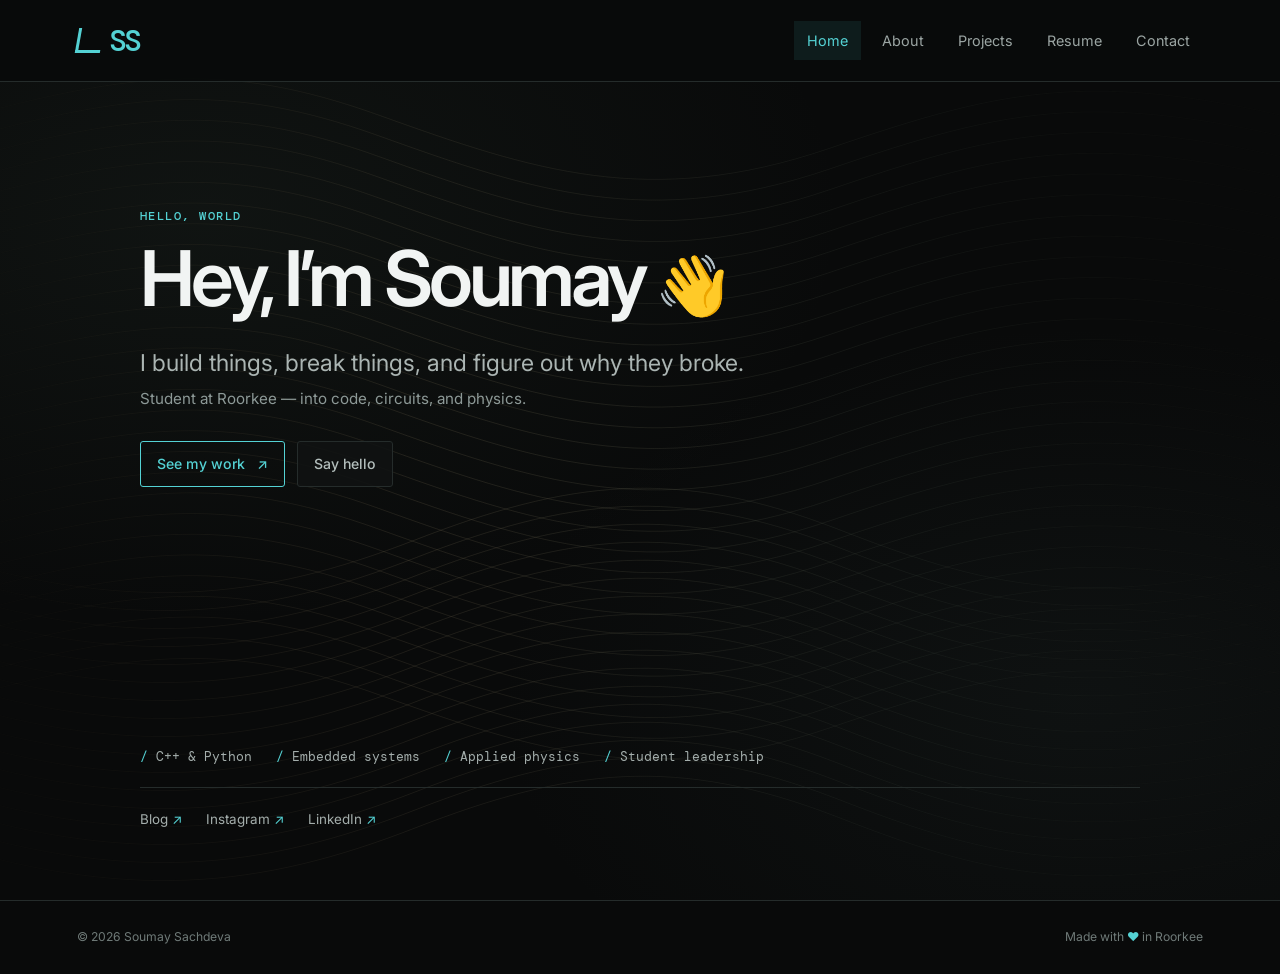
<file: index.html>
<!doctype html><html lang="en"><head><meta charset="utf-8"><meta name="viewport" content="width=device-width, initial-scale=1"><meta name="theme-color" content="#090b0b"><meta name="description" content="Soumay Sachdeva — student, builder, and curious problem solver in Roorkee."><link rel="stylesheet" href="styles.css"><title>Home | Soumay Sachdeva</title></head><body><header class="site-header"><a class="brand" href="index.html" aria-label="Soumay Sachdeva home"><span class="brand-mark">S</span><span class="brand-name">SS</span></a><button class="menu-toggle" type="button" aria-expanded="false" aria-controls="primary-nav" aria-label="Open navigation"><span></span><span></span><span></span></button><nav id="primary-nav" class="primary-nav" aria-label="Main navigation"><a href="index.html" aria-current="page">Home</a><a href="about.html">About</a><a href="projects.html">Projects</a><a href="resume.html">Resume</a><a href="contact.html">Contact</a></nav></header><main id="main-content"><section class="hero shell"><p class="eyebrow">Hello, world</p><h1>Hey, I’m Soumay <span class="wave" aria-hidden="true">👋</span></h1><p class="hero-lede">I build things, break things, and figure out why they broke.</p><p class="muted hero-note">Student at Roorkee — into code, circuits, and physics.</p><div class="actions"><a class="button button-outline" href="projects.html">See my work <span aria-hidden="true">↗</span></a><a class="button button-quiet" href="contact.html">Say hello</a></div><div class="interest-strip"><span>C++ &amp; Python</span><span>Embedded systems</span><span>Applied physics</span><span>Student leadership</span></div><div class="social-row"><a href="https://docs.google.com/document/d/1Zh6ubSarTtPDFe5QvNOrOk6_zBV5wI6hXpxSqjLAaVE/edit?usp=sharing" target="_blank" rel="noopener noreferrer">Blog <span aria-hidden="true">↗</span></a><a href="https://www.instagram.com/soumaysachdeva" target="_blank" rel="noopener noreferrer">Instagram <span aria-hidden="true">↗</span></a><a href="https://www.linkedin.com/in/soumay-sachdeva-72124624a" target="_blank" rel="noopener noreferrer">LinkedIn <span aria-hidden="true">↗</span></a></div></section></main><footer class="site-footer"><span>© 2026 Soumay Sachdeva</span><span>Made with <span class="heart" aria-label="love">♥</span> in Roorkee</span></footer><script src="script.js" defer></script></body></html>
</file>
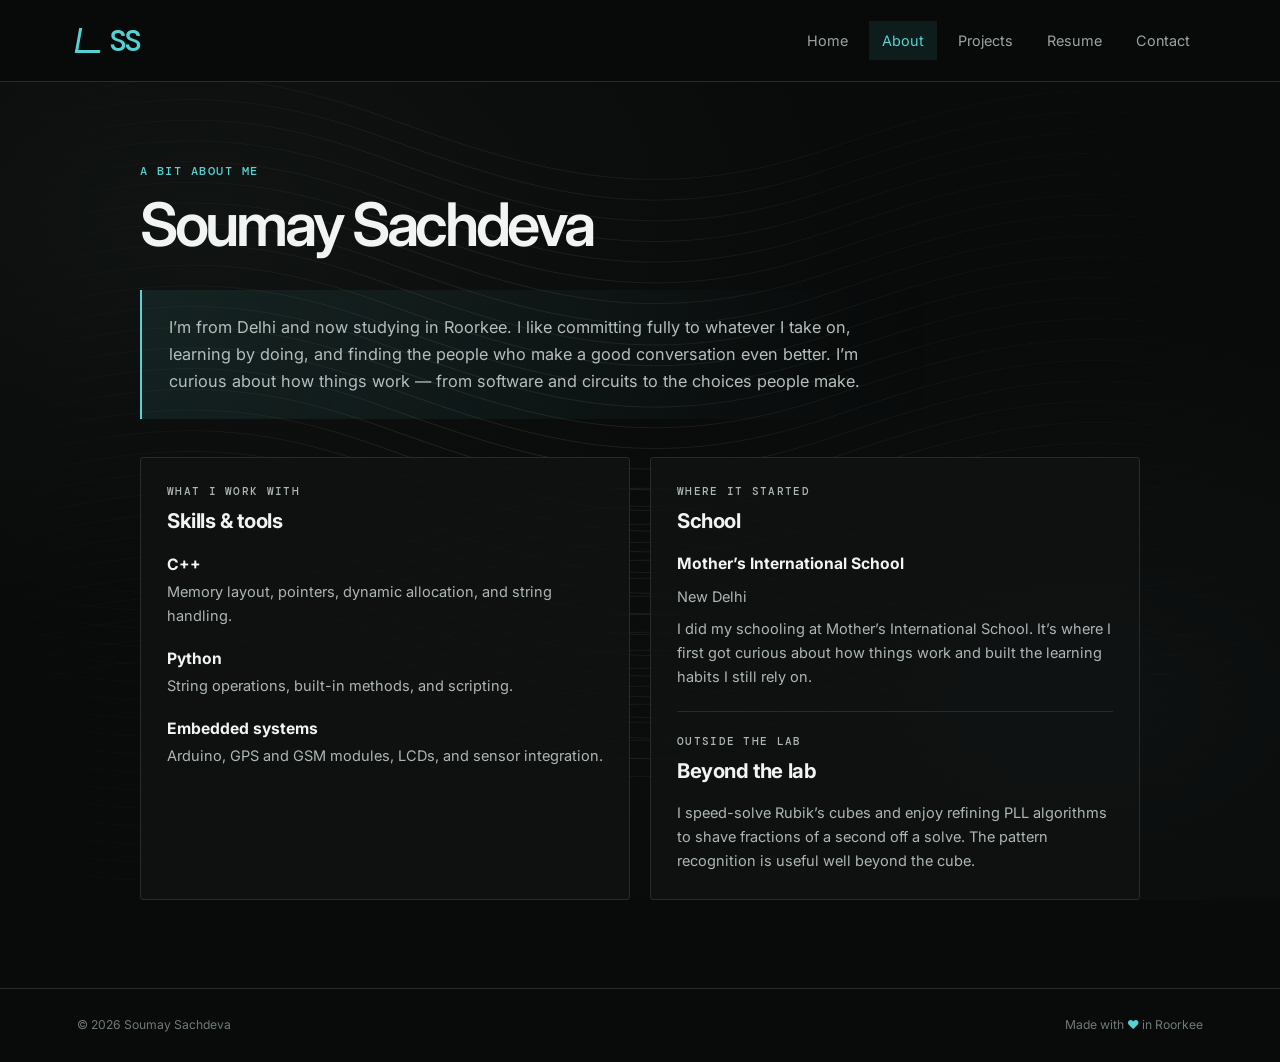
<file: about.html>
<!doctype html><html lang="en"><head><meta charset="utf-8"><meta name="viewport" content="width=device-width, initial-scale=1"><meta name="theme-color" content="#090b0b"><meta name="description" content="Soumay Sachdeva — student, builder, and curious problem solver in Roorkee."><link rel="stylesheet" href="styles.css"><title>About | Soumay Sachdeva</title></head><body><header class="site-header"><a class="brand" href="index.html" aria-label="Soumay Sachdeva home"><span class="brand-mark">S</span><span class="brand-name">SS</span></a><button class="menu-toggle" type="button" aria-expanded="false" aria-controls="primary-nav" aria-label="Open navigation"><span></span><span></span><span></span></button><nav id="primary-nav" class="primary-nav" aria-label="Main navigation"><a href="index.html">Home</a><a href="about.html" aria-current="page">About</a><a href="projects.html">Projects</a><a href="resume.html">Resume</a><a href="contact.html">Contact</a></nav></header><main id="main-content"><section class="shell page"><p class="eyebrow">A bit about me</p><h1>Soumay Sachdeva</h1><div class="intro-panel"><p>I’m from Delhi and now studying in Roorkee. I like committing fully to whatever I take on, learning by doing, and finding the people who make a good conversation even better. I’m curious about how things work — from software and circuits to the choices people make.</p></div><div class="card-grid"><article class="panel"><p class="eyebrow">What I work with</p><h2>Skills &amp; tools</h2><div class="skill"><h3>C++</h3><p>Memory layout, pointers, dynamic allocation, and string handling.</p></div><div class="skill"><h3>Python</h3><p>String operations, built-in methods, and scripting.</p></div><div class="skill"><h3>Embedded systems</h3><p>Arduino, GPS and GSM modules, LCDs, and sensor integration.</p></div></article><article class="panel"><p class="eyebrow">Where it started</p><h2>School</h2><h3>Mother’s International School</h3><p class="muted">New Delhi</p><p>I did my schooling at Mother’s International School. It’s where I first got curious about how things work and built the learning habits I still rely on.</p><div class="divider"></div><p class="eyebrow">Outside the lab</p><h2>Beyond the lab</h2><p>I speed-solve Rubik’s cubes and enjoy refining PLL algorithms to shave fractions of a second off a solve. The pattern recognition is useful well beyond the cube.</p></article></div></section></main><footer class="site-footer"><span>© 2026 Soumay Sachdeva</span><span>Made with <span class="heart" aria-label="love">♥</span> in Roorkee</span></footer><script src="script.js" defer></script></body></html>
</file>
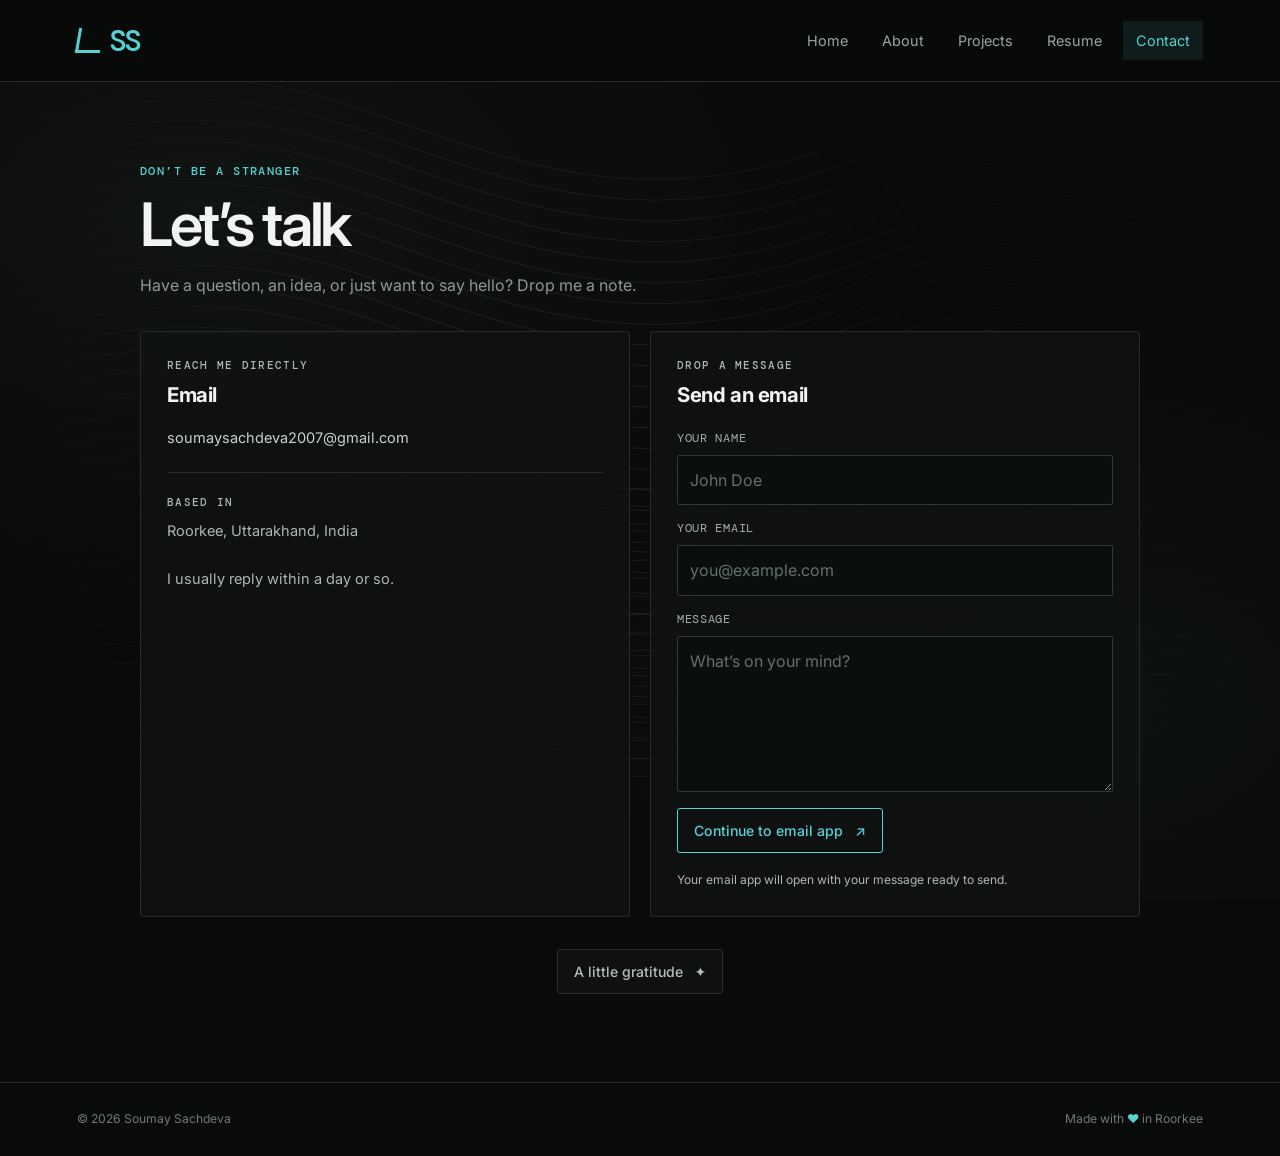
<file: contact.html>
<!doctype html><html lang="en"><head><meta charset="utf-8"><meta name="viewport" content="width=device-width, initial-scale=1"><meta name="theme-color" content="#090b0b"><meta name="description" content="Soumay Sachdeva — student, builder, and curious problem solver in Roorkee."><link rel="stylesheet" href="styles.css"><title>Contact | Soumay Sachdeva</title></head><body><header class="site-header"><a class="brand" href="index.html" aria-label="Soumay Sachdeva home"><span class="brand-mark">S</span><span class="brand-name">SS</span></a><button class="menu-toggle" type="button" aria-expanded="false" aria-controls="primary-nav" aria-label="Open navigation"><span></span><span></span><span></span></button><nav id="primary-nav" class="primary-nav" aria-label="Main navigation"><a href="index.html">Home</a><a href="about.html">About</a><a href="projects.html">Projects</a><a href="resume.html">Resume</a><a href="contact.html" aria-current="page">Contact</a></nav></header><main id="main-content"><section class="shell page"><p class="eyebrow">Don’t be a stranger</p><h1>Let’s talk</h1><p class="muted page-intro">Have a question, an idea, or just want to say hello? Drop me a note.</p><div class="card-grid contact-grid"><section class="panel"><p class="eyebrow">Reach me directly</p><h2>Email</h2><a class="email-link" href="mailto:soumaysachdeva2007@gmail.com">soumaysachdeva2007@gmail.com</a><div class="divider"></div><p class="eyebrow">Based in</p><p>Roorkee, Uttarakhand, India</p><p class="muted small-gap">I usually reply within a day or so.</p></section><section class="panel"><p class="eyebrow">Drop a message</p><h2>Send an email</h2><form class="contact-form" id="contactForm"><label for="name">Your name</label><input id="name" name="name" autocomplete="name" placeholder="John Doe" required><label for="email">Your email</label><input id="email" name="email" type="email" autocomplete="email" placeholder="you@example.com" required><label for="message">Message</label><textarea id="message" name="message" rows="5" placeholder="What’s on your mind?" required></textarea><button class="button button-outline" type="submit">Continue to email app <span aria-hidden="true">↗</span></button><p class="form-note" id="formNote" aria-live="polite">Your email app will open with your message ready to send.</p></form></section></div><div class="thanks-area"><button id="openThanksBtn" class="button button-quiet" type="button">A little gratitude <span aria-hidden="true">✦</span></button></div><dialog class="thanks-dialog" id="thanksModal" aria-labelledby="thanksTitle"><button class="dialog-close" type="button" aria-label="Close">×</button><p class="eyebrow">With gratitude</p><h2 id="thanksTitle">Special thanks</h2><p class="muted">This domain wouldn’t exist without these people. They believed in this before it was anything. Thank you.</p><ul class="thanks-list"><li>Arpit Kumar</li><li>Sameer Kumar Pandey</li><li>Hardik Joshi</li><li>Harshit Mungia</li><li>Harshit Saxena</li></ul><p class="muted">For funding the domain — it means a lot.</p></dialog></section></main><footer class="site-footer"><span>© 2026 Soumay Sachdeva</span><span>Made with <span class="heart" aria-label="love">♥</span> in Roorkee</span></footer><script src="script.js" defer></script></body></html>
</file>
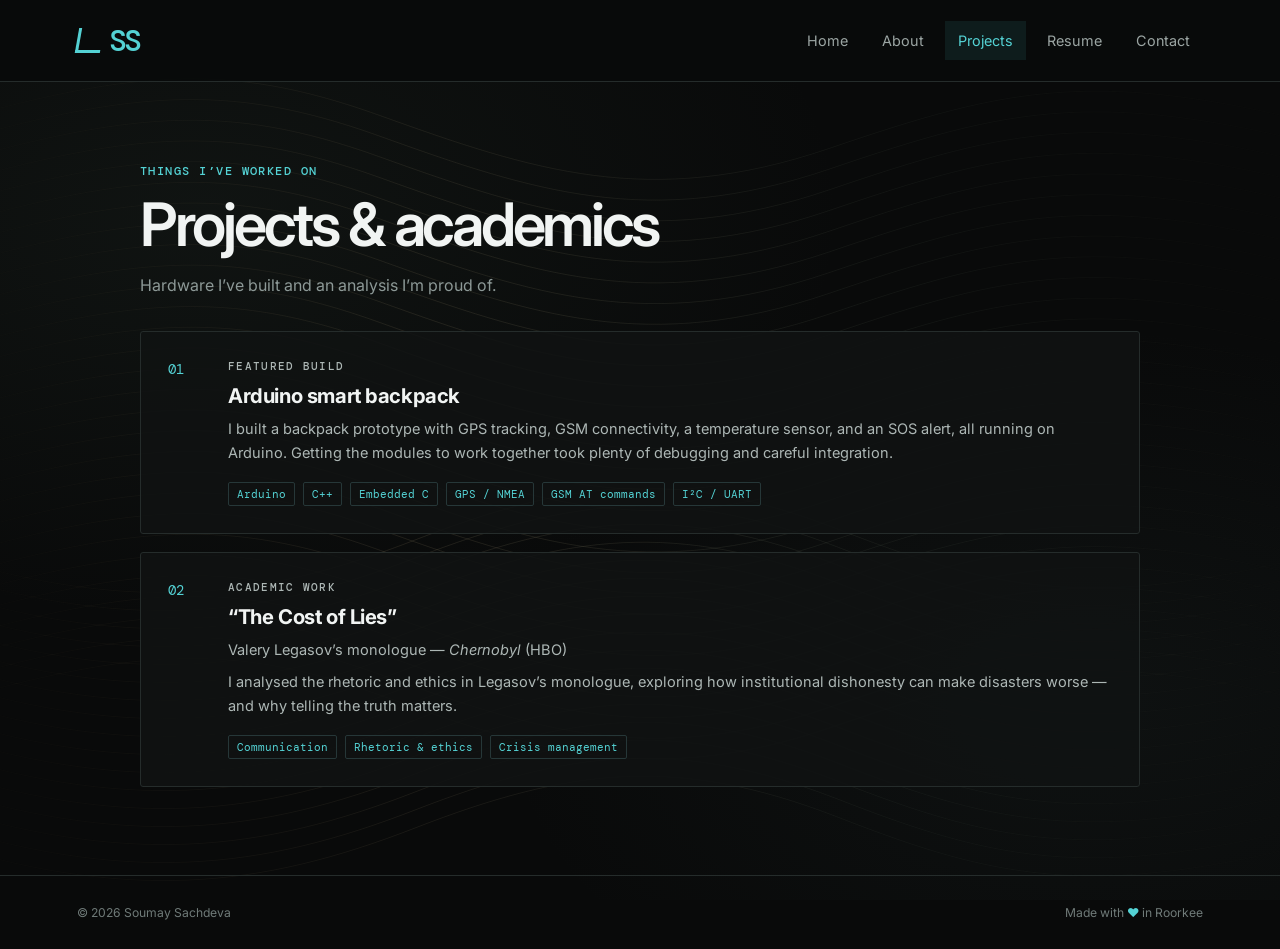
<file: projects.html>
<!doctype html><html lang="en"><head><meta charset="utf-8"><meta name="viewport" content="width=device-width, initial-scale=1"><meta name="theme-color" content="#090b0b"><meta name="description" content="Soumay Sachdeva — student, builder, and curious problem solver in Roorkee."><link rel="stylesheet" href="styles.css"><title>Projects | Soumay Sachdeva</title></head><body><header class="site-header"><a class="brand" href="index.html" aria-label="Soumay Sachdeva home"><span class="brand-mark">S</span><span class="brand-name">SS</span></a><button class="menu-toggle" type="button" aria-expanded="false" aria-controls="primary-nav" aria-label="Open navigation"><span></span><span></span><span></span></button><nav id="primary-nav" class="primary-nav" aria-label="Main navigation"><a href="index.html">Home</a><a href="about.html">About</a><a href="projects.html" aria-current="page">Projects</a><a href="resume.html">Resume</a><a href="contact.html">Contact</a></nav></header><main id="main-content"><section class="shell page"><p class="eyebrow">Things I’ve worked on</p><h1>Projects &amp; academics</h1><p class="muted page-intro">Hardware I’ve built and an analysis I’m proud of.</p><div class="project-list"><article class="panel project"><div class="project-index">01</div><div><p class="eyebrow">Featured build</p><h2>Arduino smart backpack</h2><p>I built a backpack prototype with GPS tracking, GSM connectivity, a temperature sensor, and an SOS alert, all running on Arduino. Getting the modules to work together took plenty of debugging and careful integration.</p><div class="tags"><span>Arduino</span><span>C++</span><span>Embedded C</span><span>GPS / NMEA</span><span>GSM AT commands</span><span>I²C / UART</span></div></div></article><article class="panel project"><div class="project-index">02</div><div><p class="eyebrow">Academic work</p><h2>“The Cost of Lies”</h2><p class="muted">Valery Legasov’s monologue — <em>Chernobyl</em> (HBO)</p><p>I analysed the rhetoric and ethics in Legasov’s monologue, exploring how institutional dishonesty can make disasters worse — and why telling the truth matters.</p><div class="tags"><span>Communication</span><span>Rhetoric &amp; ethics</span><span>Crisis management</span></div></div></article></div></section></main><footer class="site-footer"><span>© 2026 Soumay Sachdeva</span><span>Made with <span class="heart" aria-label="love">♥</span> in Roorkee</span></footer><script src="script.js" defer></script></body></html>
</file>
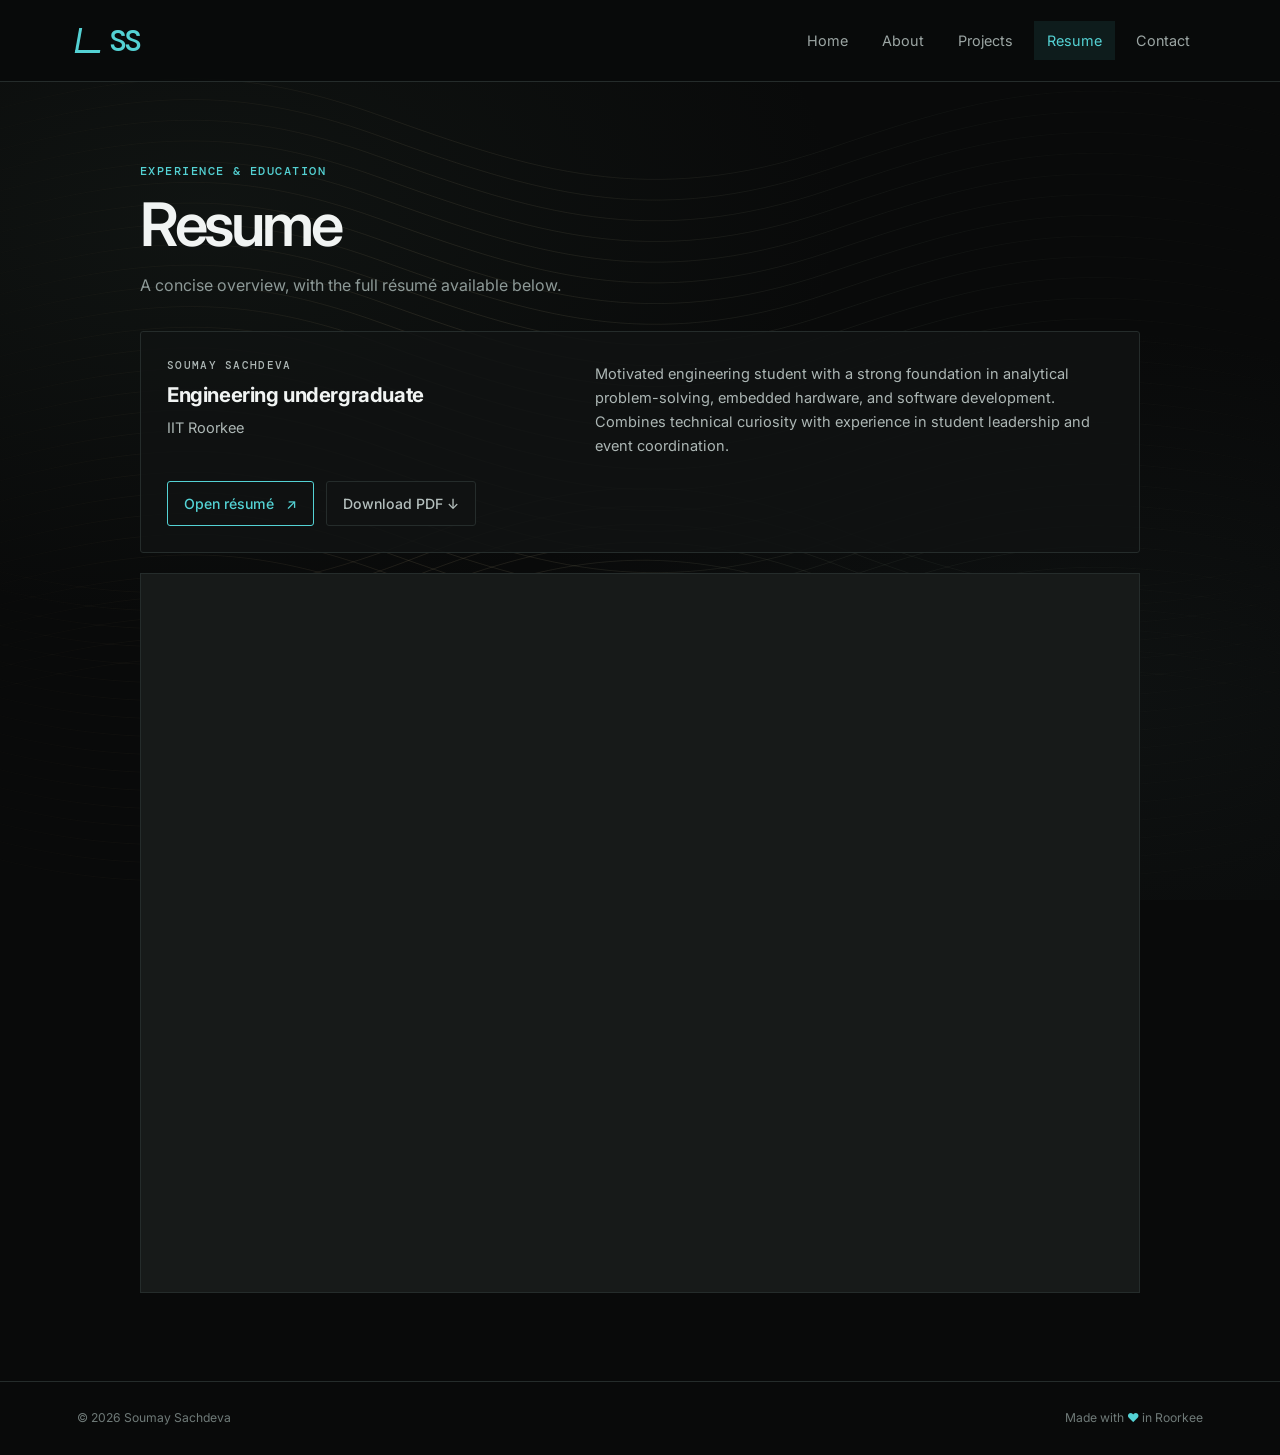
<file: resume.html>
<!doctype html><html lang="en"><head><meta charset="utf-8"><meta name="viewport" content="width=device-width, initial-scale=1"><meta name="theme-color" content="#090b0b"><meta name="description" content="Soumay Sachdeva — student, builder, and curious problem solver in Roorkee."><link rel="stylesheet" href="styles.css"><title>Resume | Soumay Sachdeva</title></head><body><header class="site-header"><a class="brand" href="index.html" aria-label="Soumay Sachdeva home"><span class="brand-mark">S</span><span class="brand-name">SS</span></a><button class="menu-toggle" type="button" aria-expanded="false" aria-controls="primary-nav" aria-label="Open navigation"><span></span><span></span><span></span></button><nav id="primary-nav" class="primary-nav" aria-label="Main navigation"><a href="index.html">Home</a><a href="about.html">About</a><a href="projects.html">Projects</a><a href="resume.html" aria-current="page">Resume</a><a href="contact.html">Contact</a></nav></header><main id="main-content"><section class="shell page"><p class="eyebrow">Experience &amp; education</p><h1>Resume</h1><p class="muted page-intro">A concise overview, with the full résumé available below.</p><div class="panel resume-summary"><div><p class="eyebrow">Soumay Sachdeva</p><h2>Engineering undergraduate</h2><p class="muted">IIT Roorkee</p></div><p>Motivated engineering student with a strong foundation in analytical problem-solving, embedded hardware, and software development. Combines technical curiosity with experience in student leadership and event coordination.</p><div class="actions"><a class="button button-outline" href="Soumay%20Sachdeva%20-%20Resume%20(1).pdf" target="_blank" rel="noopener">Open résumé <span aria-hidden="true">↗</span></a><a class="button button-quiet" href="Soumay%20Sachdeva%20-%20Resume%20(1).pdf" download>Download PDF ↓</a></div></div><div class="resume-frame"><iframe title="Soumay Sachdeva résumé" src="Soumay%20Sachdeva%20-%20Resume%20(1).pdf#view=FitH"></iframe></div></section></main><footer class="site-footer"><span>© 2026 Soumay Sachdeva</span><span>Made with <span class="heart" aria-label="love">♥</span> in Roorkee</span></footer><script src="script.js" defer></script></body></html>
</file>
<file: styles.css>
@import url('https://fonts.googleapis.com/css2?family=DM+Mono:wght@400;500&family=Inter:wght@400;500;600;700&display=swap');
:root{color-scheme:dark;--bg:#090a0a;--panel:rgba(16,19,19,.88);--panel-raised:#141818;--text:#f1f4f3;--muted:#8d9997;--line:#252c2b;--accent:#54d2d4;--accent-soft:rgba(84,210,212,.09);font-family:Inter,system-ui,-apple-system,"Segoe UI",sans-serif}*{box-sizing:border-box}html{scroll-behavior:smooth}body{margin:0;min-width:320px;background:radial-gradient(ellipse at 16% 24%,rgba(67,91,77,.12),transparent 42%),radial-gradient(ellipse at 84% 78%,rgba(63,85,84,.1),transparent 38%),var(--bg);background-attachment:fixed;color:var(--text);line-height:1.65;-webkit-font-smoothing:antialiased;position:relative;isolation:isolate}body::before{content:"";position:fixed;inset:0;z-index:-1;pointer-events:none;background:url("wave-lines.svg") center 16%/cover no-repeat;opacity:.56}a{color:inherit;text-decoration:none}button,input,textarea{font:inherit}button,a{-webkit-tap-highlight-color:transparent}a:focus-visible,button:focus-visible,input:focus-visible,textarea:focus-visible{outline:2px solid var(--accent);outline-offset:4px}.site-header{height:82px;padding:0 clamp(22px,6vw,92px);display:flex;align-items:center;justify-content:space-between;border-bottom:1px solid var(--line);position:relative;z-index:5;background:rgba(9,11,11,.95)}.brand{display:flex;align-items:center;gap:7px;color:var(--accent);font:500 1.6rem "DM Mono",monospace;letter-spacing:-.12em}.brand-mark{width:25px;height:25px;border-left:3px solid var(--accent);border-bottom:3px solid var(--accent);font-size:0;transform:skew(-10deg)}.brand-name{font-size:1.9rem}.primary-nav{display:flex;gap:8px;align-items:center}.primary-nav a{padding:8px 13px;color:#9ba5a3;font-size:.9rem;transition:color .2s,background .2s}.primary-nav a:hover,.primary-nav a[aria-current=page]{color:var(--accent);background:var(--accent-soft)}.menu-toggle{display:none}.shell{width:min(100% - 48px,1000px);margin-inline:auto}.hero{min-height:calc(100vh - 82px);padding-top:clamp(90px,14vh,170px);padding-bottom:70px;display:flex;flex-direction:column;align-items:flex-start}.eyebrow{font:500 .76rem "DM Mono",monospace;letter-spacing:.12em;text-transform:uppercase;color:var(--accent);margin:0 0 12px}.hero h1,.page h1{font-size:clamp(2.6rem,6vw,4.8rem);line-height:1.12;letter-spacing:-.055em;margin:0;font-weight:600}.wave{font-size:.76em;letter-spacing:0}.hero-lede{font-size:clamp(1.1rem,2.4vw,1.45rem);color:#abb5b3;margin:22px 0 4px}.muted{color:var(--muted)}.hero-note{font-size:.95rem;margin:0}.actions{display:flex;flex-wrap:wrap;gap:12px;margin-top:30px}.button{border:1px solid var(--line);border-radius:3px;padding:10px 16px;font-size:.88rem;font-weight:500;display:inline-flex;align-items:center;gap:12px;cursor:pointer;transition:background .2s,border-color .2s,color .2s,transform .2s}.button:hover{transform:translateY(-1px)}.button-outline{border-color:var(--accent);color:var(--accent);background:transparent}.button-outline:hover{background:var(--accent-soft)}.button-quiet{color:#b4bfbd;background:var(--panel);border-color:var(--line)}.button-quiet:hover{border-color:#687472;color:var(--text)}.interest-strip{display:flex;flex-wrap:wrap;gap:9px 24px;margin-top:auto;padding-top:50px;color:#a4aeac;font: .8rem "DM Mono",monospace}.interest-strip span::before{content:"/ ";color:var(--accent)}.social-row{display:flex;gap:24px;margin-top:22px;padding-top:20px;border-top:1px solid var(--line);width:100%;color:#a4aeac;font-size:.84rem}.social-row a:hover,.email-link:hover{color:var(--accent)}.social-row a span{color:var(--accent)}.page{padding-top:clamp(65px,9vh,110px);padding-bottom:88px}.page h1{font-size:clamp(2.45rem,5vw,3.75rem)}.page-intro{margin:14px 0 32px}.intro-panel{max-width:800px;padding:24px 27px;border-left:2px solid var(--accent);background:linear-gradient(90deg,var(--accent-soft),transparent);margin:32px 0 38px}.intro-panel p{color:#b4bfbd;font-size:1.02rem;margin:0}.card-grid{display:grid;grid-template-columns:repeat(2,minmax(0,1fr));gap:20px}.panel{background:var(--panel);border:1px solid var(--line);padding:26px;border-radius:3px}.panel h2{font-size:1.27rem;line-height:1.3;margin:0 0 16px;letter-spacing:-.02em}.panel h3{font-size:.98rem;margin:17px 0 3px}.panel p{font-size:.91rem;color:#adb7b5;margin:8px 0 0}.panel .eyebrow{font-size:.68rem;margin:0 0 10px}.skill{margin-top:18px}.skill h3{color:var(--text);margin:0 0 2px}.skill p{margin:0}.divider{height:1px;background:var(--line);margin:22px 0}.project-list{display:grid;gap:18px}.project{display:grid;grid-template-columns:52px 1fr;gap:8px;padding:27px}.project-index{font: .85rem "DM Mono",monospace;color:var(--accent);padding-top:2px}.project h2{margin-bottom:6px}.project p{margin:8px 0}.tags{display:flex;flex-wrap:wrap;gap:8px;margin-top:17px}.tags span{font: .68rem "DM Mono",monospace;color:var(--accent);border:1px solid #263738;padding:4px 8px;border-radius:2px}.resume-summary{display:grid;grid-template-columns:1fr 1.3fr;gap:18px 30px;align-items:start}.resume-summary h2{margin:0}.resume-summary>p{margin:4px 0 0}.resume-summary .actions{grid-column:1/-1;margin-top:5px}.resume-frame{margin-top:20px;height:min(80vh,950px);min-height:500px;background:#171a19;border:1px solid var(--line)}.resume-frame iframe{width:100%;height:100%;border:0}.contact-grid{margin-top:28px}.contact-grid h2{margin-top:3px}.email-link{display:inline-block;color:#c8d0ce;font-size:.91rem;overflow-wrap:anywhere}.small-gap{margin-top:24px!important}.contact-form{display:flex;flex-direction:column;gap:9px;margin-top:15px}.contact-form label{color:#a4afad;font: .72rem "DM Mono",monospace;text-transform:uppercase;letter-spacing:.06em;margin-top:7px}.contact-form input,.contact-form textarea{width:100%;border:1px solid #303837;border-radius:2px;background:#0b0e0e;padding:11px 12px;color:var(--text);resize:vertical}.contact-form input::placeholder,.contact-form textarea::placeholder{color:#64706e}.contact-form .button{align-self:flex-start;margin-top:7px}.form-note{font-size:.75rem!important}.thanks-area{text-align:center;margin-top:32px}.thanks-dialog{position:fixed;inset:0;margin:auto;width:min(90vw,490px);max-height:85vh;overflow:auto;background:var(--panel-raised);color:var(--text);border:1px solid #35403e;padding:32px;border-radius:4px;box-shadow:0 22px 90px #000}.thanks-dialog::backdrop{background:rgba(0,0,0,.78);backdrop-filter:blur(4px)}.thanks-dialog h2{font-size:1.7rem;margin:0 0 12px}.thanks-dialog p{font-size:.9rem}.dialog-close{position:absolute;right:13px;top:7px;border:0;background:none;color:var(--muted);font-size:1.7rem;cursor:pointer}.thanks-list{list-style:none;padding:0;margin:22px 0;border-block:1px solid var(--line)}.thanks-list li{padding:8px 0;color:#d0d7d5;border-bottom:1px solid #1f2625}.thanks-list li:last-child{border:0}.site-footer{min-height:74px;border-top:1px solid var(--line);padding:20px clamp(22px,6vw,92px);display:flex;align-items:center;justify-content:space-between;gap:12px;color:#6f7a78;font-size:.76rem}.heart{color:var(--accent)}@media(max-width:680px){.site-header{height:70px;padding-inline:22px}.menu-toggle{display:flex;flex-direction:column;justify-content:center;gap:5px;width:42px;height:40px;border:1px solid var(--line);background:var(--panel);padding:10px;cursor:pointer}.menu-toggle span{height:1px;width:100%;background:#b6c0be;transition:transform .2s}.menu-toggle[aria-expanded=true] span:first-child{transform:translateY(3px) rotate(45deg)}.menu-toggle[aria-expanded=true] span:last-child{transform:translateY(-3px) rotate(-45deg)}.menu-toggle[aria-expanded=true] span:nth-child(2){opacity:0}.primary-nav{display:none;position:absolute;top:69px;left:0;right:0;padding:10px 22px 16px;background:#0d1010;border-bottom:1px solid var(--line);flex-direction:column;align-items:stretch;gap:2px}.primary-nav.is-open{display:flex}.primary-nav a{padding:10px}.shell{width:min(100% - 40px,1000px)}.hero{min-height:calc(100svh - 70px);padding-top:80px}.interest-strip{margin-top:58px;gap:10px 18px}.social-row{gap:17px;flex-wrap:wrap}.card-grid{grid-template-columns:1fr}.page{padding-top:58px}.panel{padding:22px}.project{grid-template-columns:34px 1fr;padding:22px 17px}.resume-summary{grid-template-columns:1fr;gap:10px}.resume-summary .actions{grid-column:auto}.resume-frame{height:72vh;min-height:420px}.site-footer{padding:18px 22px;align-items:flex-start;flex-direction:column}.thanks-dialog{padding:28px 22px}}@media(prefers-reduced-motion:reduce){*,*::before,*::after{scroll-behavior:auto!important;transition:none!important}}
</file>
